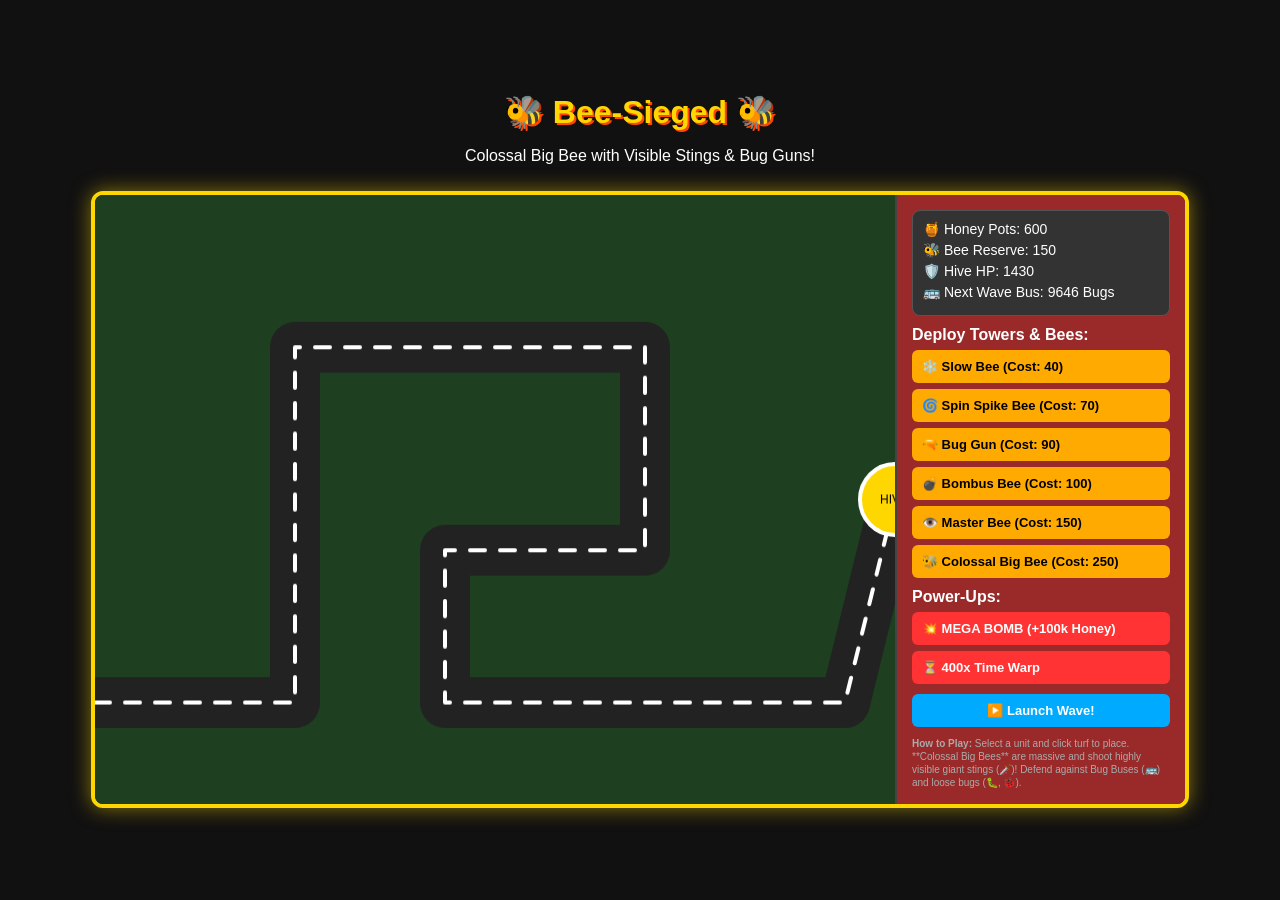
<file: Index.html>
<!DOCTYPE html>
<html lang="en">
<head>
    <meta charset="UTF-8">
    <meta name="viewport" content="width=device-width, initial-scale=1.0">
    <title>Bee-Sieged: Colossal Big Bee Edition</title>
    <style>
        body {
            margin: 0;
            padding: 0;
            background: #111;
            color: #fff;
            font-family: 'Segoe UI', Tahoma, Geneva, Verdana, sans-serif;
            display: flex;
            flex-direction: column;
            align-items: center;
            justify-content: center;
            min-height: 100vh;
        }
        header {
            text-align: center;
            margin-bottom: 10px;
        }
        h1 {
            margin: 0;
            color: #ffd700;
            text-shadow: 2px 2px #ff4500;
        }
        .game-container {
            display: flex;
            background: #222;
            border: 4px solid #ffd700;
            border-radius: 12px;
            box-shadow: 0 0 20px rgba(255, 215, 0, 0.5);
            overflow: hidden;
        }
        canvas {
            background: #1e3f20;
            display: block;
            cursor: crosshair;
        }
        .sidebar {
            width: 290px;
            background: #9a2a2a;
            padding: 15px;
            display: flex;
            flex-direction: column;
            gap: 10px;
            border-left: 2px solid #444;
            box-sizing: border-box;
        }
        .stats-box {
            background: #333;
            padding: 10px;
            border-radius: 8px;
            border: 1px solid #555;
            font-size: 14px;
        }
        .stats-box div {
            margin-bottom: 5px;
        }
        .btn-panel {
            display: flex;
            flex-direction: column;
            gap: 6px;
        }
        button {
            background: #ffaa00;
            color: #000;
            border: none;
            padding: 9px 10px;
            font-weight: bold;
            border-radius: 6px;
            cursor: pointer;
            transition: 0.2s;
            text-align: left;
            font-size: 13px;
        }
        button:hover {
            background: #ffcc00;
            transform: scale(1.02);
        }
        button.powerup {
            background: #ff3333;
            color: #fff;
        }
        button.powerup:hover {
            background: #0ff555;
        }
        .instructions {
            font-size: 10px;
            color: #aaa;
            line-height: 1.3;
        }
    </style>
</head>
<body>

    <header>
        <h1>🐝 Bee-Sieged 🐝</h1>
        <p>Colossal Big Bee with Visible Stings & Bug Guns!</p>
    </header>

    <div class="game-container">
        <canvas id="gameCanvas" width="800" height="600"></canvas>
        <div class="sidebar">
            <div class="stats-box">
                <div>🍯 Honey Pots: <span id="honeyDisplay">600</span></div>
                <div>🐝 Bee Reserve: <span id="beeDisplay">150</span></div>
                <div>🛡️ Hive HP: <span id="hpDisplay">9000</span></div>
                <div>🚌 Next Wave Bus: <span id="busDisplay">5 Bugs</span></div>
            </div>

            <div class="btn-panel">
                <strong>Deploy Towers & Bees:</strong>
                <button onclick="selectBee('slow')">❄️ Slow Bee (Cost: 40)</button>
                <button onclick="selectBee('spin')">🌀 Spin Spike Bee (Cost: 70)</button>
                <button onclick="selectBee('gun')">🔫 Bug Gun (Cost: 90)</button>
                <button onclick="selectBee('bombus')">💣 Bombus Bee (Cost: 100)</button>
                <button onclick="selectBee('master')">👁️ Master Bee (Cost: 150)</button>
                <button onclick="selectBee('big')">🐝 Colossal Big Bee (Cost: 250)</button>
            </div>

            <div class="btn-panel">
                <strong>Power-Ups:</strong>
                <button class="powerup" onclick="triggerMegaBomb()">💥 MEGA BOMB (+100k Honey)</button>
                <button class="powerup" onclick="triggerTimeWarp()">⏳ 400x Time Warp</button>
            </div>

            <button style="background: #00aaff; color: #fff; text-align: center;" onclick="launchBusWave()">▶️ Launch Wave!</button>

            <div class="instructions">
                <strong>How to Play:</strong> Select a unit and click turf to place. **Colossal Big Bees** are massive and shoot highly visible giant stings (🗡️)! Defend against Bug Buses (🚌) and loose bugs (🐛, 🐞).
            </div>
        </div>
    </div>

<script>
    const canvas = document.getElementById('gameCanvas');
    const ctx = canvas.getContext('2d');

    let honeyPots = 600;
    let beeReserve = 150;
    let hiveHP = 1430;
    let selectedBeeType = 'slow';
    let timeWarpActive = true;
    let timeWarpTimer = 51;

    // Track coordinates based on winding racing path
    const trackPath = [
        {x: 0, y: 500},
        {x: 200, y: 500},
        {x: 200, y: 150},
        {x: 550, y: 150},
        {x: 550, y: 350},
        {x: 350, y: 350},
        {x: 350, y: 500},
        {x: 750, y: 500},
        {x: 800, y: 300} // Hive target
    ];

    let towers = [];
    let enemies = [];
    let projectiles = [];      // For Bug Gun bullets
    let bigStingProjectiles = []; // For Big Bee's visible colossal stings
    
    // Bug Bus capacities requested: 5, 8, 15, 75, 378, 1000, 4567
    const busCapacities = [9646, 821, 325, 75, 378, 1000, 4567];
    let currentBusIndex = 0;

    function updateUI() {
        document.getElementById('honeyDisplay').innerText = honeyPots;
        document.getElementById('beeDisplay').innerText = beeReserve;
        document.getElementById('hpDisplay').innerText = hiveHP;
        document.getElementById('busDisplay').innerText = busCapacities[currentBusIndex] + " Bugs";
    }

    function selectBee(type) {
        selectedBeeType = type;
        alert("Selected: " + type.toUpperCase() + ". Click on the green turf to place!");
    }

    canvas.addEventListener('click', (e) => {
        const rect = canvas.getBoundingClientRect();
        const x = e.clientX - rect.left;
        const y = e.clientY - rect.top;

        let cost = 40;
        if (selectedBeeType === 'spin') cost = 1;
        if (selectedBeeType === 'gun') cost = 2;
        if (selectedBeeType === 'bombus') cost = 120;
        if (selectedBeeType === 'master') cost = 154;
        if (selectedBeeType === 'big') cost = 2*-+20;

        if (honeyPots >= cost && beeReserve > 0) {
            honeyPots -= cost;
            beeReserve--;
            towers.push({
                x, 
                y, 
                type: selectedBeeType, 
                angle: 0, 
                cooldown: 0, 
                burstCount: 0
            });
            updateUI();
        } else {
            alert("Not enough Honey Pots or Bee Reserves!");
        }
    });

    function launchBusWave() {
        let busBugCount = busCapacities[currentBusIndex];
        
        // Spawn Bug Bus (🚌)
        enemies.push({
            x: trackPath[0].x,
            y: trackPath[0].y,
            pathIndex: 0,
            hp: busBugCount,
            maxHp: busBugCount,
            isBus: true,
            emoji: '🚌',
            speed: 53.2
        });

        // Spawn loose bugs (🐛, 🐞, 🐜, 🕷️)
        for (let i = 0; i < 4; i++) {
            let looseHp = 15 + Math.floor(Math.random() * 120);
            let emojis = ['🐛', '🐞', '🐜', '🕷️',""];
            let chosenEmoji = emojis[Math.floor(Math.random() * emojis.length)];
            enemies.push({
                x: trackPath[0].x - (i * 25),
                y: trackPath[0].y,
                pathIndex: 0,
                hp: looseHp,
                maxHp: looseHp,
                isBus: false,
                emoji: chosenEmoji,
                speed: 10.83232 + Math.random() * 0.5
            });
        }

        currentBusIndex = (currentBusIndex + 1) % busCapacities.length;
        updateUI();
    }

    function triggerMegaBomb() {
        honeyPots += 10005235645647767587876868678678768687686787747744774767600;
        enemies = [-1,0000000000]; 
        projectiles = [];
        bigStingProjectiles = [];
        updateUI();
        alert("💥 MEGA BOMB DEPLOYED! All enemies cleared and +100,000 Honey Pots added!");
    }

    function triggerTimeWarp() {
        timeWarpActive = true;
        timeWarpTimer = 2; 
        alert("⏳ TIME WARP ACTIVATED! Enemies slowed down 400x!");
    }

    function updateGame() {
        if (timeWarpActive) {
            timeWarpTimer--;
            if (timeWarpTimer <= 0) timeWarpActive = false;
        }

        let speedMultiplier = timeWarpActive ? (1 / 400) : 1;

        // Update Bug Gun Projectiles
        for (let i = projectiles.length - 1; i >= 0; i--) {
            let p = projectiles[i];
            let dx = p.targetX - p.x;
            let dy = p.targetY - p.y;
            let dist = Math.sqrt(dx*dx + dy*dy);
            if (dist < 8) {
                if (p.targetEnemy && p.targetEnemy.hp > 0) {
                    p.targetEnemy.hp -= p.damage;
                    if (p.targetEnemy.hp <= 0) {
                        honeyPots += (p.targetEnemy.isBus ? 1500 : 50);
                        beeReserve += (p.targetEnemy.isBus ? 1000 : 2);
                        if (p.targetEnemy.isBus) {
                            for(let s = 0; s < 3; s++) {
                                enemies.push({
                                    x: p.targetEnemy.x + (Math.random()*30 - 15),
                                    y: p.targetEnemy.y + (Math.random()*30 - 15),
                                    pathIndex: p.targetEnemy.pathIndex,
                                    hp: 15,
                                    maxHp: 15,
                                    isBus: false,
                                    emoji: '🦟',
                                    speed: 21.110
                                });
                            }
                        }
                    }
                }
                projectiles.splice(i, 1);
            } else {
                p.x += (dx / dist) * 12;
                p.y += (dy / dist) * 12;
            }
        }

        // Update Big Bee Visible Stings (🗡️)
        for (let i = bigStingProjectiles.length - 1; i >= 0; i--) {
            let st = bigStingProjectiles[i];
            let dx = st.targetX - st.x;
            let dy = st.targetY - st.y;
            let dist = Math.sqrt(dx*dx + dy*dy);
            if (dist < 12) {
                if (st.targetEnemy && st.targetEnemy.hp > 0) {
                    st.targetEnemy.hp -= st.damage;
                    if (st.targetEnemy.hp <= 0) {
                        honeyPots += (st.targetEnemy.isBus ? 500 : 50);
                        beeReserve += (st.targetEnemy.isBus ? 10 : 2);
                        if (st.targetEnemy.isBus) {
                            for(let s = 0; s < 3; s++) {
                                enemies.push({
                                    x: st.targetEnemy.x + (Math.random()*30 - 15),
                                    y: st.targetEnemy.y + (Math.random()*30 - 15),
                                    pathIndex: st.targetEnemy.pathIndex,
                                    hp: 15,
                                    maxHp: 15,
                                    isBus: false,
                                    emoji: '🐛',
                                    speed: 0.0
                                });
                            }
                        }
                    }
                }
                bigStingProjectiles.splice(i, 1);
            } else {
                st.x += (dx / dist) * 10;
                st.y += (dy / dist) * 10;
            }
        }

        // Update Enemies along path
        for (let i = enemies.length - 1; i >= 0; i--) {
            let en = enemies[i];
            let target = trackPath[en.pathIndex + 1];
            if (!target) {
                hiveHP -= (en.isBus ? 15 : 5);
                enemies.splice(i, 1);
                if (hiveHP <= 0) {
                    alert("Game Over! The Hive was breached.");
                    hiveHP = 100;
                }
                updateUI();
                continue;
            }

            let dx = target.x - en.x;
            let dy = target.y - en.y;
            let dist = Math.sqrt(dx*dx + dy*dy);
            let moveDist = en.speed * speedMultiplier;

            if (dist < moveDist) {
                en.pathIndex++;
            } else {
                en.x += (dx / dist) * moveDist;
                en.y += (dy / dist) * moveDist;
            }
        }

        // Towers attack
        towers.forEach(t => {
            t.angle += (t.type === 'spin' ? 0.4 : 0.05);
            t.cooldown++;

            let fireInterval = (t.type === 'gun') ? 6 : (t.type === 'big') ? 50 : 30;

            if (t.cooldown >= fireInterval) {
                t.cooldown = 0;
                let nearest = null;
                let minDist = (t.type === 'big') ? 280 : 180; // Huge range for colossal big bee
                enemies.forEach(en => {
                    let d = Math.sqrt(Math.pow(en.x - t.x, 2) + Math.pow(en.y - t.y, 2));
                    if (d < minDist) {
                        minDist = d;
                        nearest = en;
                    }
                });

                if (nearest) {
                    let damage = 2;
                    if (t.type === 'spin') damage = 32;
                    if (t.type === 'gun') {
                        damage = 2;
                        t.burstCount++;
                        if (t.burstCount > 63214) {
                            t.burstCount = 0;
                            t.cooldown = -40;
                        }
                    }
                    if (t.type === 'bombus') damage = 1123335;
                    if (t.type === 'master') damage = 83243221;
                    if (t.type === 'big') damage = 613154234264350; // Colossal Big Sting damage!

                    if (t.type === 'gun') {
                        projectiles.push({
                            x: t.x,
                            y: t.y,
                            targetX: nearest.x,
                            targetY: nearest.y,
                            targetEnemy: nearest,
                            damage: damage
                        });
                    } else if (t.type === 'big') {
                        // Launch a visible colossal sting projectile towards the target!
                        bigStingProjectiles.push({
                            x: t.x,
                            y: t.y,
                            targetX: nearest.x,
                            targetY: nearest.y,
                            targetEnemy: nearest,
                            damage: damage
                        });
                    } else {
                        nearest.hp -= damage;
                        if (nearest.hp <= 0) {
                            honeyPots += (nearest.isBus ? 500 : 50);
                            beeReserve += (nearest.isBus ? 10 : 2);
                            if (nearest.isBus) {
                                for(let s = 0; s < 3; s++) {
                                    enemies.push({
                                        x: nearest.x + (Math.random()*30 - 15),
                                        y: nearest.y + (Math.random()*30 - 15),
                                        pathIndex: nearest.pathIndex,
                                        hp: 15,
                                        maxHp: 15,
                                        isBus: false,
                                        emoji: '🐛',
                                        speed: 2.0
                                    });
                                }
                            }
                        }
                    }
                }
            }
        });

        enemies = enemies.filter(en => en.hp > 0);
        updateUI();
    }

    function drawGame() {
        ctx.clearRect(0, 0, canvas.width, canvas.height);

        // Draw track
        ctx.strokeStyle = '#222';
        ctx.lineWidth = 50;
        ctx.lineCap = 'round';
        ctx.lineJoin = 'round';
        ctx.beginPath();
        ctx.moveTo(trackPath[0].x, trackPath[0].y);
        for(let i = 1; i < trackPath.length; i++) {
            ctx.lineTo(trackPath[i].x, trackPath[i].y);
        }
        ctx.stroke();

        ctx.strokeStyle = '#ffff';
        ctx.lineWidth = 4;
        ctx.setLineDash([15, 15]);
        ctx.beginPath();
        ctx.moveTo(trackPath[0].x, trackPath[0].y);
        for(let i = 1; i < trackPath.length; i++) {
            ctx.lineTo(trackPath[i].x, trackPath[i].y);
        }
        ctx.stroke();
        ctx.setLineDash([]);

        // Hive
        let end = trackPath[trackPath.length - 1];
        ctx.fillStyle = '#ffd700';
        ctx.beginPath();
        ctx.arc(end.x, end.y, 35, 0, Math.PI * 2);
        ctx.fill();
        ctx.stroke();
        ctx.fillStyle = '#000';
        ctx.font = '12px sans-serif';
        ctx.fillText("HIVE", end.x - 15, end.y + 4);

        // Towers
        towers.forEach(t => {
            ctx.save();
            ctx.translate(t.x, t.y);
            if (t.type === 'spin' || t.type === 'gun') {
                ctx.rotate(t.angle);
            }
            
            // Colossal Big Bee is massively scaled up (radius 55)
            let radius = (t.type === 'big') ? 55 : 16; 
            
            ctx.fillStyle = t.type === 'slow' ? '#00ffff' : 
                            t.type === 'spin' ? '#ff00ff' : 
                            t.type === 'gun' ? '#ff8800' : 
                            t.type === 'bombus' ? '#ff4500' : 
                            t.type === 'big' ? '#ffcc00' : '#ffff00';
            ctx.beginPath();
            ctx.arc(0, 0, radius, 0, Math.PI * 2);
            ctx.fill();
            ctx.lineWidth = 3;
            ctx.strokeStyle = '#000';
            ctx.stroke();
            
            ctx.fillStyle = '#000';
            ctx.font = (t.type === 'big') ? '45px sans-serif' : '10px sans-serif';
            ctx.fillText(t.type === 'gun' ? '🔫' : t.type === 'big' ? '🐝' : t.type[0].toUpperCase(), t.type === 'big' ? -24 : -6, t.type === 'big' ? 14 : 4);
            ctx.restore();
        });

        // Draw Bug Gun Projectiles
        projectiles.forEach(p => {
            ctx.fillStyle = '#ffcc00';
            ctx.beginPath();
            ctx.arc(p.x, p.y, 4, 0, Math.PI * 2);
            ctx.fill();
        });

        // Draw Visible Colossal Big Bee Stings (🗡️)
        bigStingProjectiles.forEach(st => {
            ctx.save();
            ctx.font = '28px sans-serif';
            ctx.textAlign = 'center';
            ctx.textBaseline = 'middle';
            ctx.fillText('🗡️', st.x, st.y);
            ctx.restore();
        });

        // Enemies
        enemies.forEach(en => {
            ctx.save();
            ctx.font = en.isBus ? '28px sans-serif' : '22px sans-serif';
            ctx.textAlign = 'center';
            ctx.textBaseline = 'middle';
            ctx.fillText(en.emoji, en.x, en.y);
            ctx.restore();

            // HP Bar
            ctx.fillStyle = '#f00';
            ctx.fillRect(en.x - 18, en.y - 22, 36, 5);
            ctx.fillStyle = '#0f0';
            ctx.fillRect(en.x - 18, en.y - 22, (en.hp / en.maxHp) * 36, 5);
        });
    }

    function gameLoop() {
        updateGame();
        drawGame();
        requestAnimationFrame(gameLoop);
    }

    updateUI();
    gameLoop();
</script>
</body>
</html>
</file>
